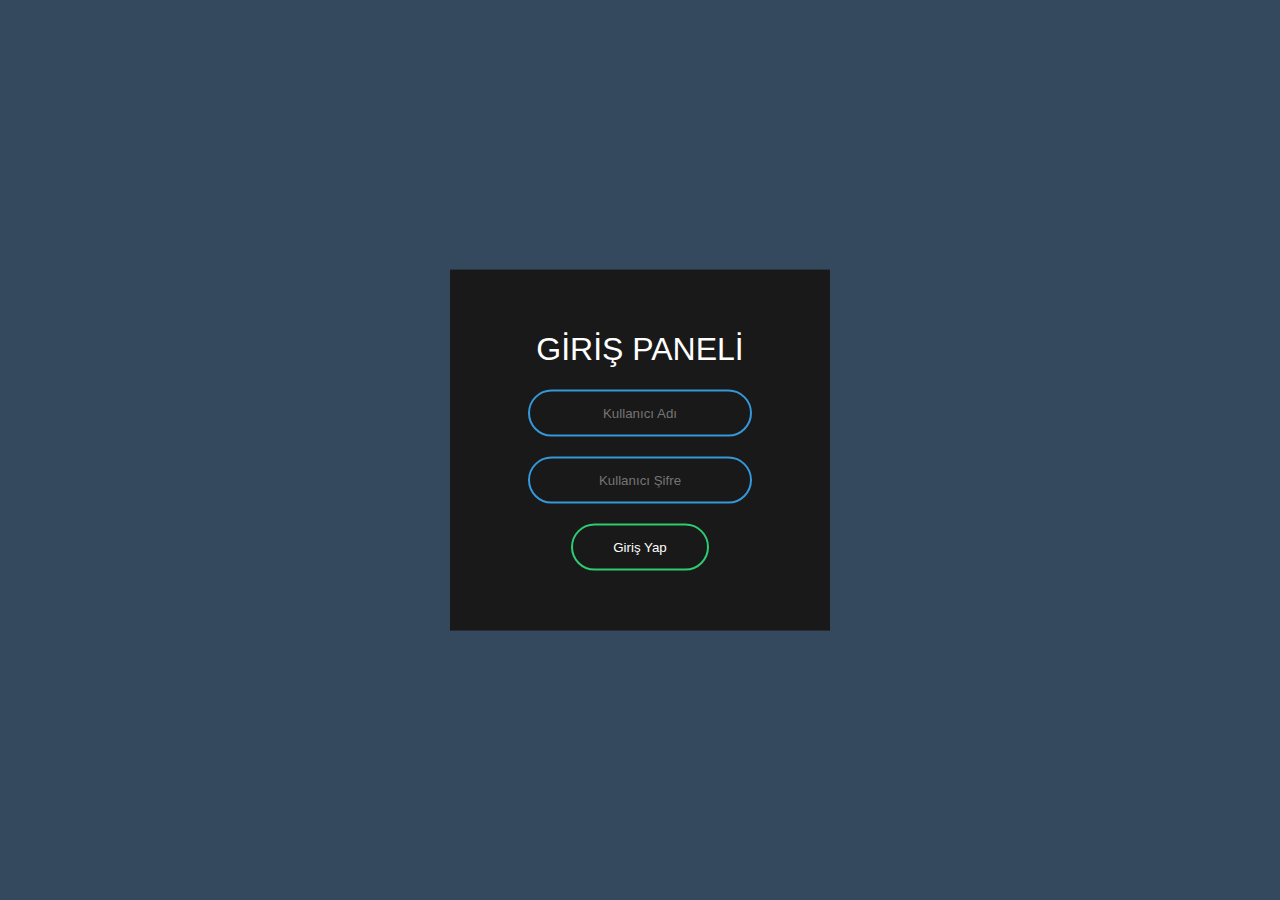
<file: animated-login-panel/index.html>
<!DOCTYPE html>
<html>
  <head>
    <meta charset="utf-8">
    <title>َAnimated Login Form</title>
    <link rel="stylesheet" href="style.css">
  </head>
  <body>

<form class="box" action="index.html" method="post">
  <h1>GİRİŞ PANELİ</h1>
  <input type="text" name="" placeholder="Kullanıcı Adı">
  <input type="password" name="" placeholder="Kullanıcı Şifre">
  <input type="submit" name="" value="Giriş Yap">
</form>


  </body>
</html>
</file>
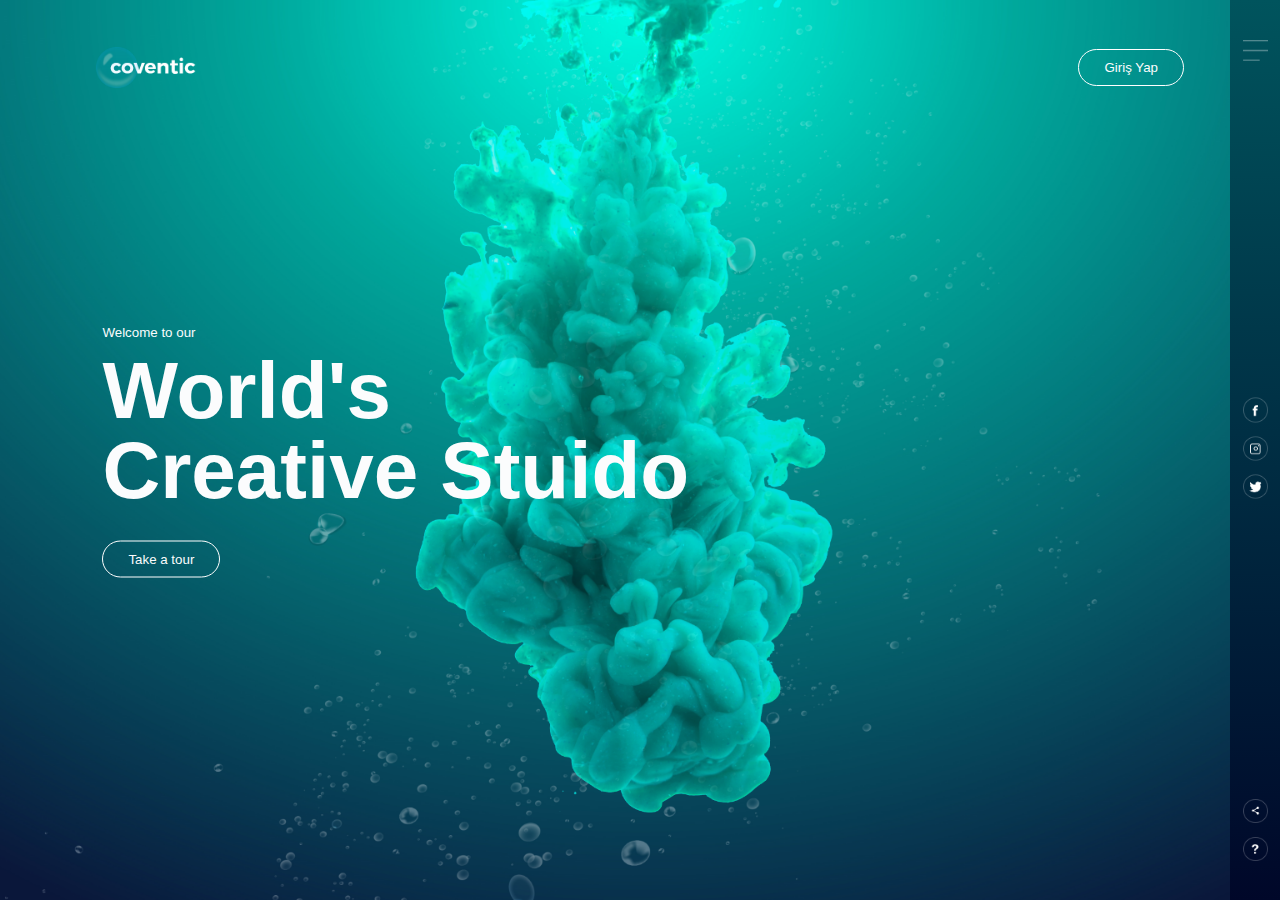
<file: coventic-website/index.html>
<!DOCTYPE html>
<html>
    <head>
        <title>Coventic Website</title>
        <link rel="stylesheet" href="style.css">
    </head>
    <body>
        <div class="hero">
            <div class="navbar">
                <img src="images/logo.png" class="logo" alt="logo">
                <button type="button">Giriş Yap</button>
            </div>
            <div class="content">
                <small>Welcome to our</small>
                <h1>World's<br>Creative Stuido</h1>
                <button type="button">Take a tour</button>
            </div>
            <div class="side-bar">
                <img src="images/menu.png" class="menu" alt="menu">

                <div class="social-links">
                    <img src="images/fb.png">
                    <img src="images/ig.png">
                    <img src="images/tw.png">
                </div>

                <div class="useful-links">
                    <img src="images/share.png">
                    <img src="images/info.png">
                </div>
            </div>
            <div class="bubbles">
                <img src="images/bubble.png">
                <img src="images/bubble.png">
                <img src="images/bubble.png">
                <img src="images/bubble.png">
                <img src="images/bubble.png">
                <img src="images/bubble.png">
                <img src="images/bubble.png">
            </div>
        </div>
    </body>
</html>
</file>
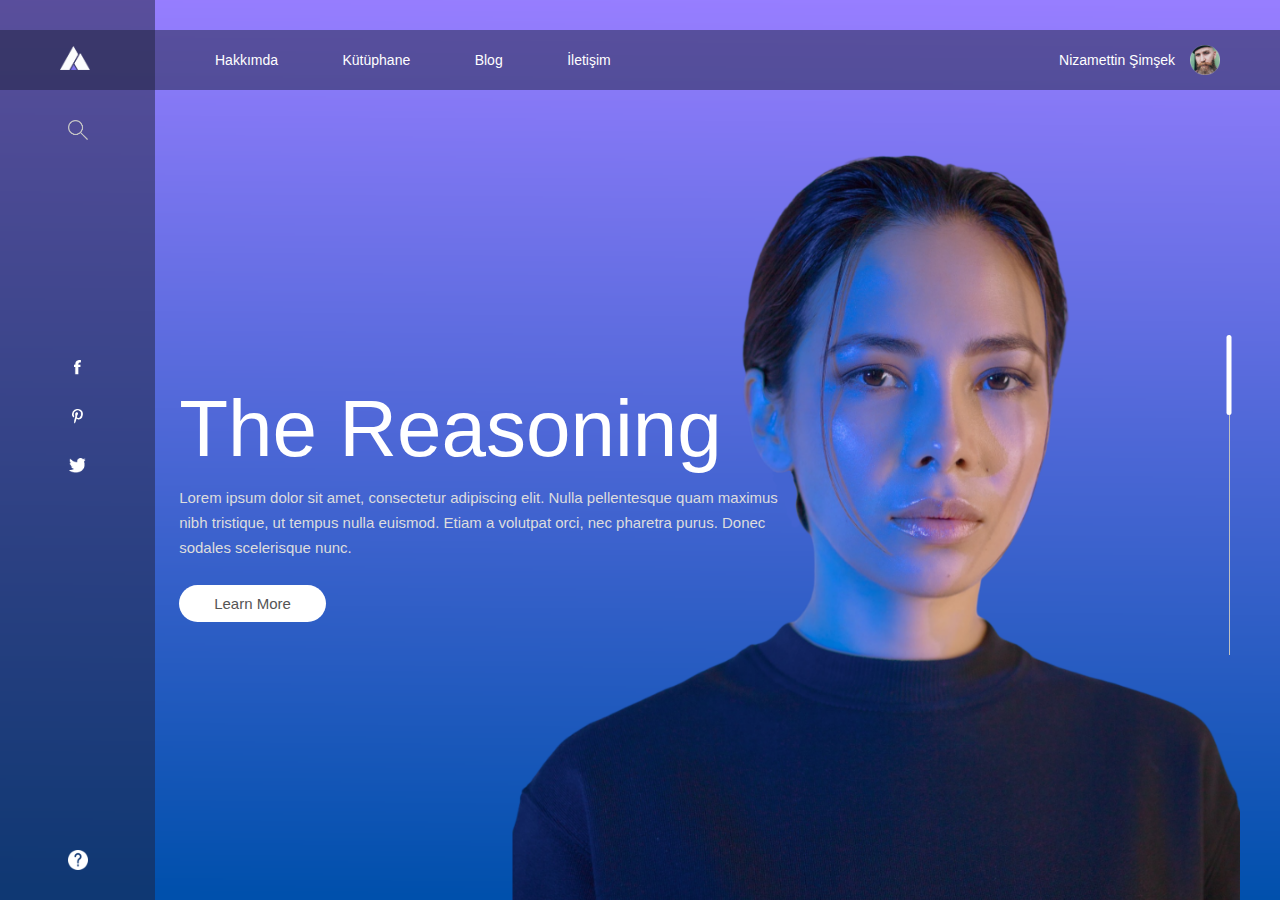
<file: person-website/index.html>
<!DOCTYPE html>
<html>
    <head>
        <meta name="viewport" content="width=device-width, initial-scale=1.0">
        <title>Niz Website Design</title>
        <link rel="stylesheet" href="style.css">
    </head>
    <body>
        <div class="container">
            <div class="navbar">
                <div class="logo">
                    <img src="images/logo.png" alt="logo">
                </div>
                <nav>
                    <ul>
                        <li><a href="">Hakkımda</a></li>
                        <li><a href="">Kütüphane</a></li>
                        <li><a href="">Blog</a></li>
                        <li><a href="">İletişim</a></li>
                    </ul>
                </nav>
                <div class="user">
                    <p>Nizamettin Şimşek</p>
                    <img src="images/user.png" alt="Kullanıcı Resmi">
                </div>
            </div>

            <div class="sidebar">
                <img src="images/search.png" class="search-icon" alt="Arama">
                <div class="social-links">
                    <img src="images/fb.png" alt="Facebook">
                    <img src="images/pt.png" alt="Pinterest">
                    <img src="images/tw.png" alt="Twitter">
                </div>
                <img src="images/info.png" class="info-icon" alt="Bilgi">
            </div>

            <div class="msg-container">
                <div id="slider">
                    <div class="msg-col">
                        <h1>The Reasoning</h1>
                        <p>Lorem ipsum dolor sit amet, consectetur adipiscing
                            elit. Nulla pellentesque quam maximus nibh tristique,
                            ut tempus nulla euismod. Etiam a volutpat orci, nec
                            pharetra purus. Donec sodales scelerisque nunc.</p>
                            <a href="">Learn More</a>
                    </div>
                    <div class="msg-col">
                        <h1>The Knowledge</h1>
                        <p>Lorem ipsum dolor sit amet, consectetur adipiscing
                            elit. Nulla pellentesque quam maximus nibh tristique,
                            ut tempus nulla euismod. Etiam a volutpat orci, nec
                            pharetra purus. Donec sodales scelerisque nunc.</p>
                            <a href="">Learn More</a>
                    </div>
                    <div class="msg-col">
                        <h1>The Integration</h1>
                        <p>Lorem ipsum dolor sit amet, consectetur adipiscing
                            elit. Nulla pellentesque quam maximus nibh tristique,
                            ut tempus nulla euismod. Etiam a volutpat orci, nec
                            pharetra purus. Donec sodales scelerisque nunc.</p>
                            <a href="">Learn More</a>
                    </div>
                    <div class="msg-col">
                        <h1>The Learning</h1>
                        <p>Lorem ipsum dolor sit amet, consectetur adipiscing
                            elit. Nulla pellentesque quam maximus nibh tristique,
                            ut tempus nulla euismod. Etiam a volutpat orci, nec
                            pharetra purus. Donec sodales scelerisque nunc.</p>
                            <a href="">Learn More</a>
                    </div>
                </div>
            </div>

            <div class="controller">
                <div id="line1"></div>
                <div id="line2"></div>
                <div id="line3"></div>
                <div id="line4"></div>
                <div id="active"></div>
            </div>
        </div>

        <script>
            var slider = document.getElementById('slider');
            var active = document.getElementById('active');
            var line1 = document.getElementById('line1');
            var line2 = document.getElementById('line2');
            var line3 = document.getElementById('line3');
            var line4 = document.getElementById('line4');

            line1.onclick = function() {
                slider.style.transform = 'translateX(0)';
                active.style.top = '0px';
            }
            line2.onclick = function() {
                slider.style.transform = 'translateX(-25%)';
                active.style.top = '80px';
            }
            line3.onclick = function() {
                slider.style.transform = 'translateX(-50%)';
                active.style.top = '160px';
            }
            line4.onclick = function() {
                slider.style.transform = 'translateX(-75%)';
                active.style.top = '240px';
            }
        </script>





        
    </body>
</html>
</file>
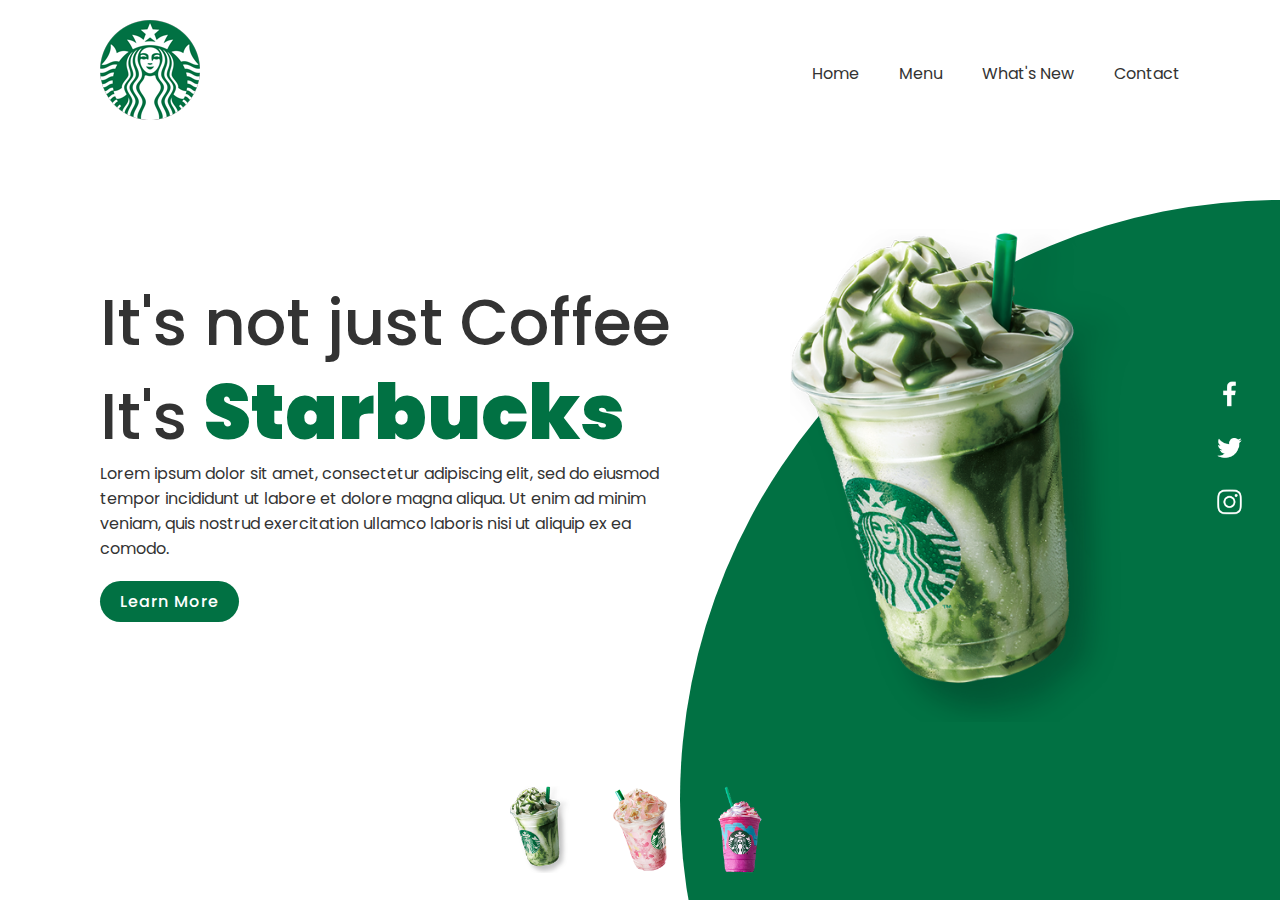
<file: starbucks-website/index.html>
<!DOCTYPE html>
<html>
    <head>
        <meta charset="UTF-8">
        <meta name="viewport" content="width=device-width, initial-scale=1.0">
        <title>Starbucks Website</title>
        <link rel="stylesheet" href="style.css">
    </head>
    <body>
        <section>
            <div class="circle"></div>
            <header>
                <a href="#" class="logo"><img src="images/logo.png"></a>
                <div class="toggle" onclick="toggleMenu();"></div>
                <ul class="navigation">
                    <li><a href="#">Home</a></li>
                    <li><a href="#">Menu</a></li>
                    <li><a href="#">What's New</a></li>
                    <li><a href="#">Contact</a></li>
                </ul>
            </header>
            <div class="content">
                <div class="textBox">
                    <h2>It's not just Coffee<br>It's <span>Starbucks</span></h2>
                    <p>Lorem ipsum dolor sit amet, consectetur adipiscing elit, sed do eiusmod
                    tempor incididunt ut labore et dolore magna aliqua. Ut enim ad minim veniam,
                    quis nostrud exercitation ullamco laboris nisi ut aliquip ex ea comodo.</p>
                    <a href="#">Learn More</a>
                </div>
                <div class="imgBox">
                    <img src="images/img1.png" class="starbucks">
                </div>
            </div>
            <ul class="thumb">
                <li><img src="images/thumb1.png" onclick="imgSlider('images/img1.png');changeCircleColor('#017143')"></li>
                <li><img src="images/thumb2.png" onclick="imgSlider('images/img2.png');changeCircleColor('#eb7495')"></li>
                <li><img src="images/thumb3.png" onclick="imgSlider('images/img3.png');changeCircleColor('#d752b1')"></li>
            </ul>
            <ul class="social-links">
                <li><a href="#"><img src="images/facebook.png" alt="facebook"></a></li>
                <li><a href="#"><img src="images/twitter.png" alt="twitter"></a></li>
                <li><a href="#"><img src="images/instagram.png" alt="instagram"></a></li>
            </ul>
        </section>
        <script type="text/javascript">
        function imgSlider(anything) {
            document.querySelector('.starbucks').src = anything;
        }

        function changeCircleColor(color) {
            const circle = document.querySelector('.circle');
            circle.style.background = color;
        }

        function toggleMenu() {
            var menuToggle = document.querySelector('.toggle');
            var navigation = document.querySelector('.navigation');
            menuToggle.classList.toggle('active');
            navigation.classList.toggle('active');
        }
        </script>
    </body>
</html>
</file>
<file: animated-login-panel/style.css>
body{
  margin: 0;
  padding: 0;
  font-family: sans-serif;
  background: #34495e;
}
.box{
  width: 300px;
  padding: 40px;
  position: absolute;
  top: 50%;
  left: 50%;
  transform: translate(-50%,-50%);
  background: #191919;
  text-align: center;
}
.box h1{
  color: white;
  font-weight: 500;
}
.box input[type = "text"],.box input[type = "password"]{
  border:0;
  background: none;
  display: block;
  margin: 20px auto;
  text-align: center;
  border: 2px solid #3498db;
  padding: 14px 10px;
  width: 200px;
  outline: none;
  color: white;
  border-radius: 24px;
  transition: 0.25s;
}
.box input[type = "text"]:focus,.box input[type = "password"]:focus{
  width: 280px;
  border-color: #2ecc71;
}
.box input[type = "submit"]{
  border:0;
  background: none;
  display: block;
  margin: 20px auto;
  text-align: center;
  border: 2px solid #2ecc71;
  padding: 14px 40px;
  outline: none;
  color: white;
  border-radius: 24px;
  transition: 0.25s;
  cursor: pointer;
}
.box input[type = "submit"]:hover{
  background: #2ecc71;
}
</file>
<file: coventic-website/style.css>
* {
    margin: 0;
    padding: 0;
    font-family: sans-serif;
}

.hero {
    width: 100%;
    height: 100vh;
    background-image: url(images/background.png);
    background-size: cover;
    background-position: center;
    position: relative;
    overflow: hidden;
}

.logo {
    width: 100px;
    cursor: pointer;
}

.navbar {
    width: 85%;
    height: 15%;
    margin: auto;
    display: flex;
    align-items: center;
    justify-content: space-between;
}

button {
    color: #fbfcfd;
    padding: 10px 25px;
    background: transparent;
    border: 1px solid #ffffff;
    border-radius: 20px;
    outline: none;
    cursor: pointer;
}

.content {
    color: #fbfcfd;
    position: absolute;
    top: 50%;
    left: 8%;
    transform: translateY(-50%);
    z-index: 2;
}

h1 {
    font-size: 80px;
    margin: 10px 0 30px;
    line-height: 80px;
}

.side-bar {
    width: 50px;
    height: 100vh;
    background: linear-gradient(#00545d, #000729);
    position: absolute;
    right: 0;
    top: 0;
}

.menu {
    display: block;
    width: 25px;
    margin: 40px auto 0;
    cursor: pointer;
}

.social-links img, .useful-links img {
    width: 25px;
    margin: 5px auto;
    cursor: pointer;
}

.social-links {
    width: 50px;
    text-align: center;
    position: absolute;
    top: 50%;
    transform: translateY(-50%);
}

.useful-links {
    width: 50px;
    text-align: center;
    position: absolute;
    bottom: 30px;
}

.bubbles img {
    width: 50px;
    animation: bubble 7s linear infinite;
}

.bubbles {
    width: 100%;
    display: flex;
    align-items: center;
    justify-content: space-around;
    position: absolute;
    bottom: -70px;
}

@keyframes bubble {
    0% {
        transform: translateY(0);
        opacity: 0;
    }
    50% {
        opacity: 1;
    }
    70% {
        opacity: 1;
    }
    100% {
        transform: translateY(-80vh);
        opacity: 0;
    }
}

.bubbles img:nth-child(1) {
    animation-delay: 2s;
    width: 25px;
}

.bubbles img:nth-child(2) {
    animation-delay: 1s;
}

.bubbles img:nth-child(3) {
    animation-delay: 3s;
    width: 25px;
}

.bubbles img:nth-child(4) {
    animation-delay: 4.5s;
}

.bubbles img:nth-child(5) {
    animation-delay: 3s;
}

.bubbles img:nth-child(6) {
    width: 20px;
    animation-delay: 6s;
}

.bubbles img:nth-child(7) {
    width: 35px;
    animation-delay: 7s;
}
</file>
<file: person-website/style.css>
* {
   margin: 0;
   padding: 0;
   font-family: sans-serif;
}

.container {
    width: 100%;
    height: 100vh;
    background-image: url("images/background.png");
    background-position: center;
    background-size: cover;
    position: relative;
    padding-top: 30px;
    box-sizing: border-box;
}

.navbar {
    width: 100%;
    height: 60px;
    display: flex;
    align-items: center;
    background: rgba(29,33,61,0.5);
    padding: 0 60px;
    box-sizing: border-box;
}

.logo {
    width: 155px;
}

.logo img {
    width: 30px;
    position: relative;
    z-index: 10;
    cursor: pointer;
}

nav {
    flex: 1;
}

nav ul li {
    list-style-type: none;
    display: inline-block;
    margin-right: 60px;
}

nav ul li a {
    text-decoration: none;
    color: #ffffff;
    font-size: 14px;
}

.user {
    display: flex;
    align-items: center;
    color: #ffffff;
    font-size: 14px;
}

.user img {
    width: 30px;
    margin-left: 15px;
    cursor: pointer;
}

.sidebar {
    width: 155px;
    height: 100vh;
    background: rgba(29,31,58,0.5);
    position: absolute;
    top: 0;
    left: 0;
}

.search-icon {
    width: 20px;
    display: block;
    margin: 120px auto 0;
}

.social-links {
    width: 20px;
    display: block;
    margin: 220px auto 0;
    text-align: center;
}

.social-links img {
    height: 15px;
    margin-bottom: 30px;
}

.info-icon {
    width: 20px;
    position: absolute;
    left: 50%;
    bottom: 30px;
    transform: translateX(-50%);
}

.msg-container {
    width: 600px;
    height: 280px;
    position: absolute;
    left: 14%;
    top: 57%;
    transform: translateY(-50%);
    overflow: hidden;
}

#slider {
    display: inline-flex;
    transition: 0.5s;
}

.msg-col {
    width: 600px;
    height: 280px;
}

.msg-col h1 {
    color: #ffffff;
    font-size: 80px;
    font-weight: 100;
    margin: 10px 0;
}

.msg-col p {
    color: #dddddd;
    font-size: 15px;
    line-height: 25px;
}

.msg-col a {
    display: inline-block;
    text-decoration: none;
    color: #555555;
    background: #ffffff;
    font-size: 15px;
    padding: 10px 35px;
    border-radius: 30px;
    margin-top: 25px;
}

.controller {
    width: 1px;
    height: 320px;
    display: block;
    background: #c0c0c0;
    position: absolute;
    top: 55%;
    right: 50px;
    transform: translateY(-50%);
}

#line1, #line2, #line3, #line4 {
    height: 80px;
    width: 10px;
    cursor: pointer;
    transform: translateX(-50%);
}

#active {
    width: 5px;
    height: 80px;
    border-radius: 10px;
    background: #ffffff;
    position: absolute;
    top: 0;
    transform: translateX(-50%);
    transition: 0.5s;
}
</file>
<file: starbucks-website/style.css>
@import url('https://fonts.googleapis.com/css?family=Poppins:200,300,400,500,600,700,800,900&display=swap');

* {
    margin: 0;
    padding: 0;
    box-sizing: border-box;
    font-family: 'Poppins', sans-serif;
}

section {
    position: relative;
    width: 100%;
    min-height: 100vh;
    padding: 100px;
    display: flex;
    justify-content: space-between;
    align-items: center;
    background: #ffffff;
}

header {
    position: absolute;
    top: 0;
    left: 0;
    width: 100%;
    padding: 20px 100px;
    display: flex;
    justify-content: space-between;
    align-items: center;
}

header .logo {
    position: relative;
    max-width: 80px;
}

header ul {
    position: relative;
    display: flex;
}

header ul li {
    list-style: none;
}

header ul li a {
    display: inline-block;
    color: #333333;
    font-weight: 400;
    margin-left: 40px;
    text-decoration: none;
}

.content {
    position: relative;
    width: 100%;
    display: flex;
    justify-content: space-between;
    align-items: center;
}

.content .textBox {
    position: relative;
    max-width: 600px;
}

.content .textBox h2 {
    color: #333333;
    font-size: 4em;
    line-height: 1.4em;
    font-weight: 500;
}

.content .textBox h2 span {
    color: #017143;
    font-size: 1.2em;
    font-weight: 900;
}

.content .textBox p {
    color: #333333;
}

.content .textBox a {
    display: inline-block;
    margin-top: 20px;
    padding: 8px 20px;
    background: #017143;
    color: #ffffff;
    border-radius: 40px;
    font-weight: 500;
    letter-spacing: 1px;
    text-decoration: none;
}

.content .imgBox {
    width: 600px;
    display: flex;
    justify-content: flex-end;
    padding-right: 50px;
    margin-top: 50px;
}

.content .imgBox img {
    max-width: 340px;
}

.thumb {
    position: absolute;
    left: 50%;
    bottom: 20px;
    transform: translateX(-50%);
    display: flex;
}

.thumb li {
    list-style: none;
    display: inline-block;
    margin: 0 20px;
    cursor: pointer;
    transition: 0.5s;
}

.thumb li:hover {
    transform: translateY(-15px);
}

.thumb li img {
    max-width: 60px;
}

.social-links {
    position: absolute;
    top: 50%;
    right: 30px;
    transform: translateY(-50%);
    display: flex;
    justify-content: center;
    align-items: center;
    flex-direction: column;
}

.social-links li {
    list-style: none;
}

.social-links li a {
    display: inline-block;
    margin: 5px 0;
    transform: scale(0.6);
    filter: invert(1);
}

.circle {
    position: absolute;
    top: 0;
    left: 0;
    width: 100%;
    height: 100%;
    background: #017143;
    clip-path: circle(600px at right 800px);
}

@media (max-width: 991px) {
    header {
        padding: 20px
    }
    header .logo {
        max-width: 60px;
    }
    header ul {
        display: none;
    }
    .toggle {
        position: relative;
        width: 30px;
        height: 30px;
        cursor: pointer;
        background: url(images/menu.png);
        background-size: 30px;
        background-position: center;
        background-repeat: no-repeat;
        filter: invert(1);
        z-index: 11;
    }
    .toggle.active {
        position: fixed;
        right: 20px;
        background: url(images/close.png);
        background-size: 25px;
        background-position: center;
        background-repeat: no-repeat;
    }
    header ul.navigation.active {
        position: fixed;
        top: 0;
        left: 0;
        width: 100%;
        height: 100%;
        display: flex;
        justify-content: center;
        align-items: center;
        flex-direction: column;
        background: #ffffff;
        z-index: 10;
    }
    header ul li a {
        font-size: 1.5em;
        margin: 5px 0;
    }
    section {
        padding: 20px 20px 120px;
    }
    .content {
        flex-direction: column;
        margin-top: 100px;
    }
    .content .textBox h2 {
        font-size: 2.5em;
        margin-bottom: 15px;
    }
    .content .textBox {
        max-width: 100%;
    }
    .content .imgBox {
        max-width: 100%;
        justify-content: center;
    }
    .content .imgBox img {
        max-width: 300px;
    }
    .thumb li img {
        max-width: 40px;
    }
    .circle {
        clip-path: circle(400px at center bottom);
    }
    .social-links {
        background: #017143;
        right: 0;
        width: 50px;
        border-top-left-radius: 5px;
        border-bottom-left-radius: 5px;
    }
}
</file>
